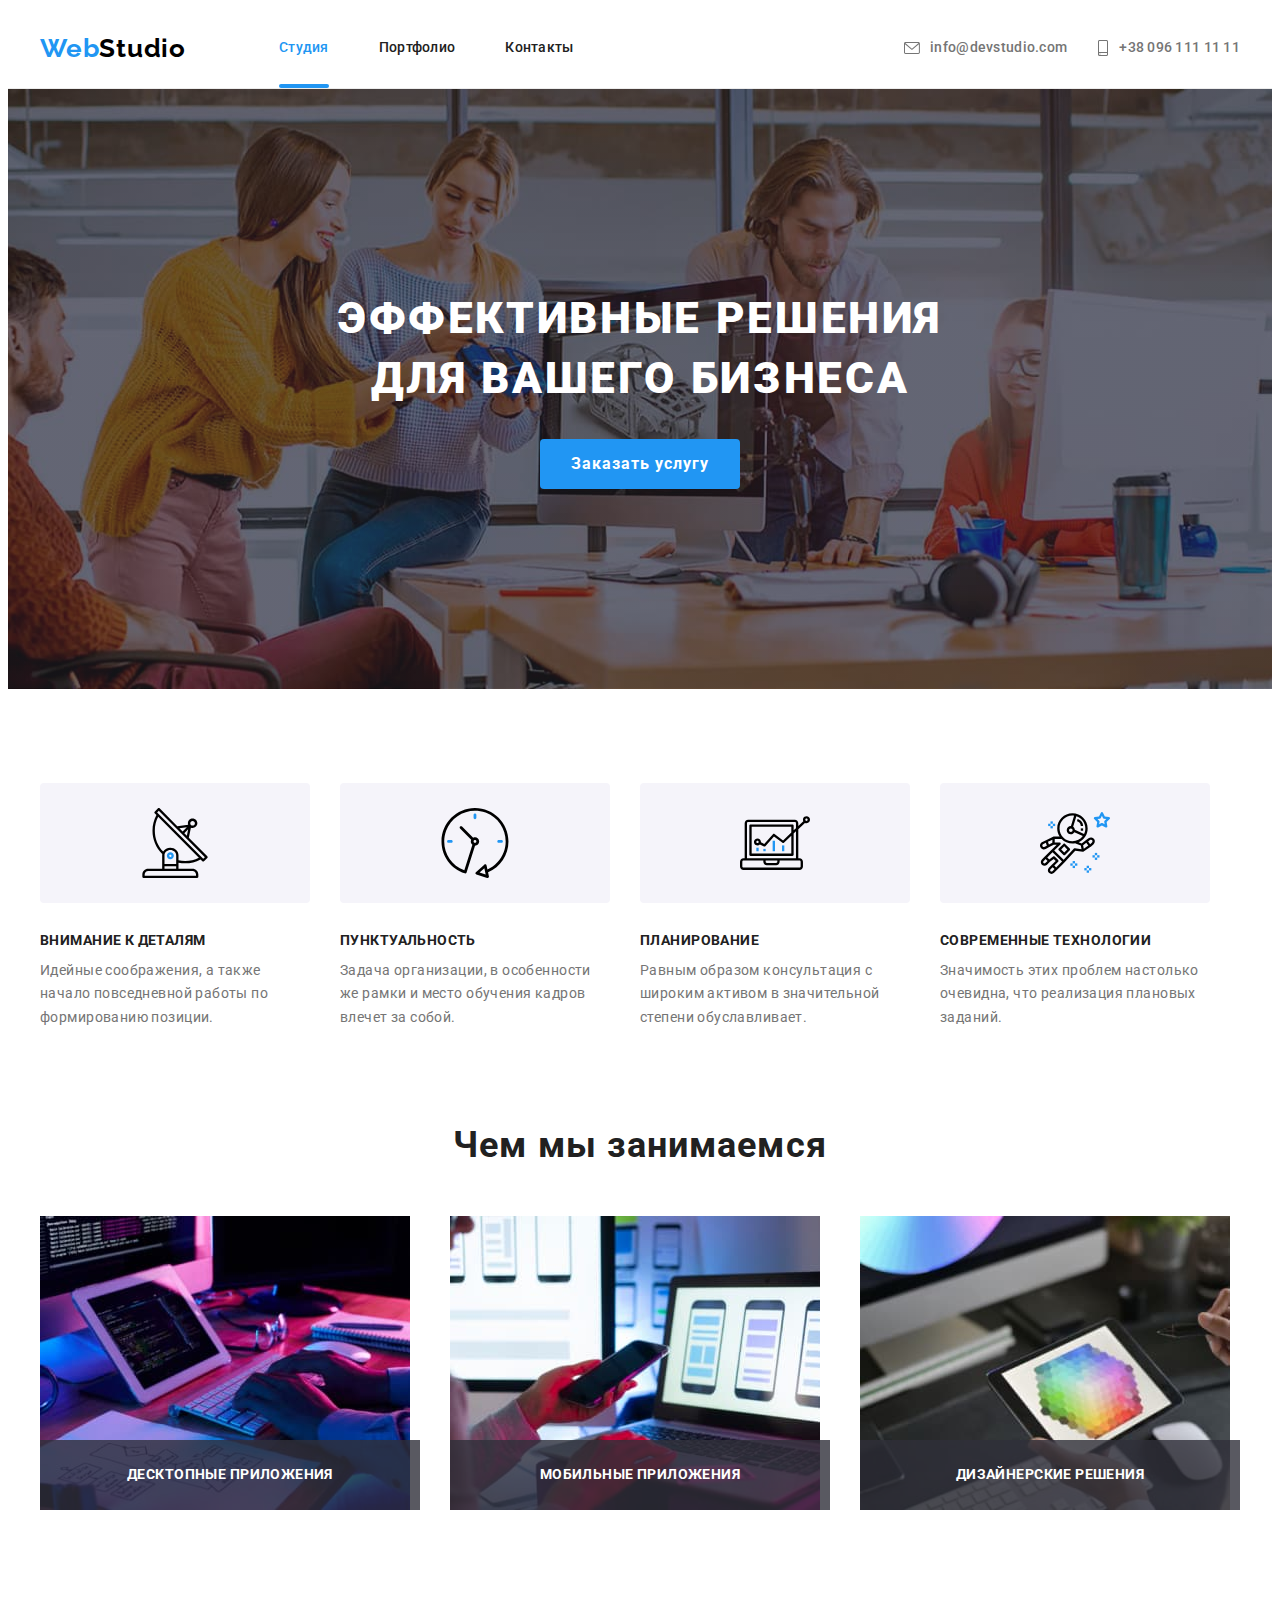
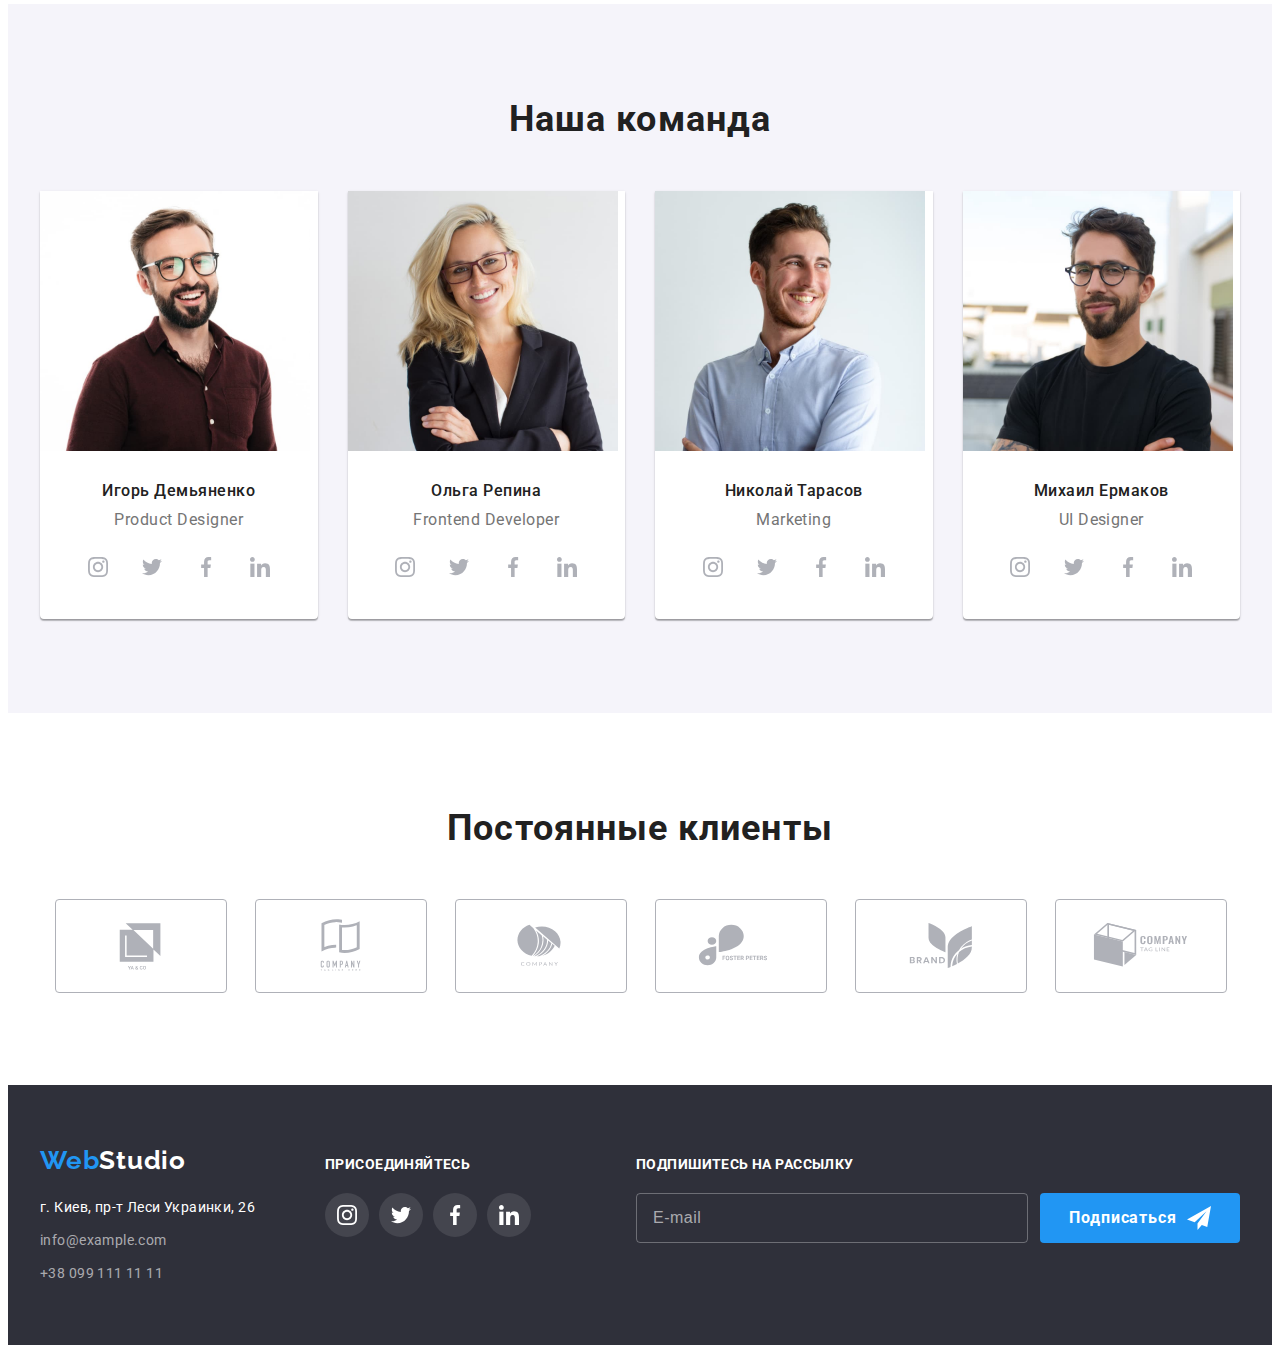
<file: index.html>
<!DOCTYPE html>
<html lang="ru">
  <head>
    <meta charset="UTF-8" />
    <meta http-equiv="X-UA-Compatible" content="IE=edge" />
    <meta name="viewport" content="width=device-width, initial-scale=1.0" />
    <title>WebStudio</title>
    <link rel="preconnect" href="https://fonts.googleapis.com" />
    <link rel="preconnect" href="https://fonts.gstatic.com" crossorigin />
    <link
      href="https://fonts.googleapis.com/css2?family=Raleway:wght@700&family=Roboto:wght@400;500;700;900&display=swap"
      rel="stylesheet"
    />
    <link
      rel="stylesheet"
      href="https://cdnjs.cloudflare.com/ajax/libs/modern-normalize/1.1.0/modern-normalize.min.css"
      integrity="sha512-wpPYUAdjBVSE4KJnH1VR1HeZfpl1ub8YT/NKx4PuQ5NmX2tKuGu6U/JRp5y+Y8XG2tV+wKQpNHVUX03MfMFn9Q=="
      crossorigin="anonymous"
      referrerpolicy="no-referrer"
    />
    <link rel="stylesheet" href="./css/main.min.css" />
  </head>

  <body>
    <header class="header">
      <div class="container container--header">
        <nav class="header-navigation">
          <a class="logo logo--header link" href="./index.html" lang="en">
            Web<span class="logo--dark">Studio</span></a
          >
          <ul class="site-nav">
            <li class="site-nav__item">
              <a href="./index.html" class="site-nav__link link current-page">Студия</a>
            </li>
            <li class="site-nav__item">
              <a href="./portfolio.html" class="site-nav__link link">Портфолио</a>
            </li>
            <li class="site-nav__item">
              <a href="" class="site-nav__link link">Контакты</a>
            </li>
          </ul>
        </nav>
        <ul class="header-contacts">
          <li class="header-contacts__item">
            <a class="header-contacts__link link" href="mailto:info@devstudio.com">
              <svg class="header-contacts__icon" width="16" height="12">
                <use href="./images/icons.svg#icon-envelope"></use>
              </svg>
              info@devstudio.com
            </a>
          </li>
          <li class="header-contacts__item">
            <a class="header-contacts__link link" href="tel:+380961111111">
              <svg class="header-contacts__icon" width="12" height="16">
                <use href="./images/icons.svg#icon-smartphone"></use>
              </svg>
              +38 096 111 11 11
            </a>
          </li>
        </ul>
      </div>
    </header>
    <main>
      <!-- HERO -->
      <section class="hero">
        <div class="container">
          <h1 class="title--hero">Эффективные решения для вашего бизнеса</h1>
          <button class="btn btn--hero" type="button" data-modal-open>Заказать услугу</button>
        </div>
      </section>
      <!-- BENEFITS -->
      <section class="benefits section">
        <div class="container">
          <h2 class="title visually-hidden">Наши преимущества</h2>
          <ul class="benefits__list">
            <li class="benefits__item">
              <div class="benefits__icon-box">
                <svg class="benefits__icon" width="70" height="70">
                  <use href="./images/icons.svg#icon-antenna"></use>
                </svg>
              </div>
              <h3 class="benefits__title">Внимание к деталям</h3>
              <p class="benefits__text">
                Идейные соображения, а также начало повседневной работы по формированию позиции.
              </p>
            </li>
            <li class="benefits__item">
              <div class="benefits__icon-box">
                <svg class="benefits__icon" width="70" height="70">
                  <use href="./images/icons.svg#icon-clock"></use>
                </svg>
              </div>
              <h3 class="benefits__title">Пунктуальность</h3>
              <p class="benefits__text">
                Задача организации, в особенности же рамки и место обучения кадров влечет за собой.
              </p>
            </li>
            <li class="benefits__item">
              <div class="benefits__icon-box">
                <svg class="benefits__icon" width="70" height="70">
                  <use href="./images/icons.svg#icon-diagram"></use>
                </svg>
              </div>
              <h3 class="benefits__title">Планирование</h3>
              <p class="benefits__text">
                Равным образом консультация с широким активом в значительной степени обуславливает.
              </p>
            </li>
            <li class="benefits__item">
              <div class="benefits__icon-box">
                <svg class="benefits__icon" width="70" height="70">
                  <use href="./images/icons.svg#icon-astronaut"></use>
                </svg>
              </div>
              <h3 class="benefits__title">Современные технологии</h3>
              <p class="benefits__text">
                Значимость этих проблем настолько очевидна, что реализация плановых заданий.
              </p>
            </li>
          </ul>
        </div>
      </section>
      <!-- ABOUT -->
      <section class="about section">
        <div class="container">
          <h2 class="title">Чем мы занимаемся</h2>
          <ul class="about__list">
            <li class="about__item">
              <img src="./images/box-1.jpg" alt="кодинг" width="370" height="294" />
              <p class="about__title">Десктопные приложения</p>
            </li>
            <li class="about__item">
              <img src="./images/box-2.jpg" alt="мобильные приложения" width="370" height="294" />
              <p class="about__title">Мобильные приложения</p>
            </li>
            <li class="about__item">
              <img src="./images/box-3.jpg" alt="дизайн" width="370" height="294" />
              <p class="about__title">Дизайнерские решения</p>
            </li>
          </ul>
        </div>
      </section>
      <!-- TEAM -->
      <section class="team section">
        <div class="container">
          <h2 class="title">Наша команда</h2>
          <ul class="team__list">
            <li class="team__item">
              <img src="./images/team-card-1.jpg" alt="Игорь Демьяненко" width="270" height="260" />
              <div class="team__about">
                <h3 class="team__title">Игорь Демьяненко</h3>
                <p class="team__text" lang="en">Product Designer</p>
                <ul class="team__social socials">
                  <li class="socials__item">
                    <a href="" class="socials__link socials__link--light">
                      <svg class="socials__icon" width="20" height="20">
                        <use href="./images/icons.svg#icon-instagram"></use>
                      </svg>
                    </a>
                  </li>
                  <li class="socials__item">
                    <a href="" class="socials__link socials__link--light">
                      <svg class="socials__icon" width="20" height="20">
                        <use href="./images/icons.svg#icon-twitter"></use>
                      </svg>
                    </a>
                  </li>
                  <li class="socials__item">
                    <a href="" class="socials__link socials__link--light">
                      <svg class="socials__icon" width="20" height="20">
                        <use href="./images/icons.svg#icon-facebook"></use>
                      </svg>
                    </a>
                  </li>
                  <li class="socials__item">
                    <a href="" class="socials__link socials__link--light">
                      <svg class="socials__icon" width="20" height="20">
                        <use href="./images/icons.svg#icon-linkedin"></use>
                      </svg>
                    </a>
                  </li>
                </ul>
              </div>
            </li>
            <li class="team__item">
              <img src="./images/team-card-2.jpg" alt="Ольга Репина" width="270" height="260" />
              <div class="team__about">
                <h3 class="team__title">Ольга Репина</h3>
                <p class="team__text" lang="en">Frontend Developer</p>
                <ul class="team__social socials">
                  <li class="socials__item">
                    <a href="" class="socials__link socials__link--light">
                      <svg class="socials__icon" width="20" height="20">
                        <use href="./images/icons.svg#icon-instagram"></use>
                      </svg>
                    </a>
                  </li>
                  <li class="socials__item">
                    <a href="" class="socials__link socials__link--light">
                      <svg class="socials__icon" width="20" height="20">
                        <use href="./images/icons.svg#icon-twitter"></use>
                      </svg>
                    </a>
                  </li>
                  <li class="socials__item">
                    <a href="" class="socials__link socials__link--light">
                      <svg class="socials__icon" width="20" height="20">
                        <use href="./images/icons.svg#icon-facebook"></use>
                      </svg>
                    </a>
                  </li>
                  <li class="socials__item">
                    <a href="" class="socials__link socials__link--light">
                      <svg class="socials__icon" width="20" height="20">
                        <use href="./images/icons.svg#icon-linkedin"></use>
                      </svg>
                    </a>
                  </li>
                </ul>
              </div>
            </li>
            <li class="team__item">
              <img src="./images/team-card-3.jpg" alt="Николай Тарасов" width="270" height="260" />
              <div class="team__about">
                <h3 class="team__title">Николай Тарасов</h3>
                <p class="team__text" lang="en">Marketing</p>
                <ul class="team__social socials">
                  <li class="socials__item">
                    <a href="" class="socials__link socials__link--light">
                      <svg class="socials__icon" width="20" height="20">
                        <use href="./images/icons.svg#icon-instagram"></use>
                      </svg>
                    </a>
                  </li>
                  <li class="socials__item">
                    <a href="" class="socials__link socials__link--light">
                      <svg class="socials__icon" width="20" height="20">
                        <use href="./images/icons.svg#icon-twitter"></use>
                      </svg>
                    </a>
                  </li>
                  <li class="socials__item">
                    <a href="" class="socials__link socials__link--light">
                      <svg class="socials__icon" width="20" height="20">
                        <use href="./images/icons.svg#icon-facebook"></use>
                      </svg>
                    </a>
                  </li>
                  <li class="socials__item">
                    <a href="" class="socials__link socials__link--light">
                      <svg class="socials__icon" width="20" height="20">
                        <use href="./images/icons.svg#icon-linkedin"></use>
                      </svg>
                    </a>
                  </li>
                </ul>
              </div>
            </li>
            <li class="team__item">
              <img src="./images/team-card-4.jpg" alt="Михаил Ермаков" width="270" height="260" />
              <div class="team__about">
                <h3 class="team__title">Михаил Ермаков</h3>
                <p class="team__text" lang="en">UI Designer</p>
                <ul class="team__social socials">
                  <li class="socials__item">
                    <a href="" class="socials__link socials__link--light">
                      <svg class="socials__icon" width="20" height="20">
                        <use href="./images/icons.svg#icon-instagram"></use>
                      </svg>
                    </a>
                  </li>
                  <li class="socials__item">
                    <a href="" class="socials__link socials__link--light">
                      <svg class="socials__icon" width="20" height="20">
                        <use href="./images/icons.svg#icon-twitter"></use>
                      </svg>
                    </a>
                  </li>
                  <li class="socials__item">
                    <a href="" class="socials__link socials__link--light">
                      <svg class="socials__icon" width="20" height="20">
                        <use href="./images/icons.svg#icon-facebook"></use>
                      </svg>
                    </a>
                  </li>
                  <li class="socials__item">
                    <a href="" class="socials__link socials__link--light">
                      <svg class="socials__icon" width="20" height="20">
                        <use href="./images/icons.svg#icon-linkedin"></use>
                      </svg>
                    </a>
                  </li>
                </ul>
              </div>
            </li>
          </ul>
        </div>
      </section>
      <!-- CLIENTS -->
      <section class="clients section">
        <div class="container">
          <h2 class="title">Постоянные клиенты</h2>
          <ul class="clients__list">
            <li class="clients__item">
              <a href="" class="clients__link">
                <svg class="clients__icon" width="106" height="60">
                  <use href="./images/icons.svg#icon-client-1"></use>
                </svg>
              </a>
            </li>
            <li class="clients__item">
              <a href="" class="clients__link">
                <svg class="clients__icon" width="106" height="60">
                  <use href="./images/icons.svg#icon-client-2"></use>
                </svg>
              </a>
            </li>
            <li class="clients__item">
              <a href="" class="clients__link">
                <svg class="clients__icon" width="106" height="60">
                  <use href="./images/icons.svg#icon-client-3"></use>
                </svg>
              </a>
            </li>
            <li class="clients__item">
              <a href="" class="clients__link">
                <svg class="clients__icon" width="106" height="60">
                  <use href="./images/icons.svg#icon-client-4"></use>
                </svg>
              </a>
            </li>
            <li class="clients__item">
              <a href="" class="clients__link">
                <svg class="clients__icon" width="106" height="60">
                  <use href="./images/icons.svg#icon-client-5"></use>
                </svg>
              </a>
            </li>
            <li class="clients__item">
              <a href="" class="clients__link">
                <svg class="clients__icon" width="106" height="60">
                  <use href="./images/icons.svg#icon-client-6"></use>
                </svg>
              </a>
            </li>
          </ul>
        </div>
      </section>
    </main>
    <footer class="footer">
      <div class="container container--footer">
        <div class="footer-left">
          <a class="logo logo--footer link" href="./index.html" lang="en">
            Web<span class="logo--light">Studio</span></a
          >
          <address class="contacts">
            <ul class="contacts-list">
              <li class="contacts-list__item">
                <a
                  class="contacts-list__link contacts-list__address link"
                  href="https://goo.gl/maps/UUVyCfxWeA6QMMEp7"
                  target="_blank"
                  rel="noopener noreferrer"
                >
                  г. Киев, пр-т Леси Украинки, 26
                </a>
              </li>
              <li class="contacts-list__item">
                <a class="contacts-list__link link" href="mailto:info@example.com"
                  >info@example.com</a
                >
              </li>
              <li class="contacts-list__item">
                <a class="contacts-list__link link" href="tel:+380991111111">+38 099 111 11 11</a>
              </li>
            </ul>
          </address>
        </div>
        <div class="footer-center">
          <p class="footer-title">присоединяйтесь</p>
          <ul class="footer-social socials">
            <li class="socials__item">
              <a href="" class="socials__link socials__link--dark">
                <svg class="socials__icon" width="20" height="20">
                  <use href="./images/icons.svg#icon-instagram"></use>
                </svg>
              </a>
            </li>
            <li class="socials__item">
              <a href="" class="socials__link socials__link--dark">
                <svg class="socials__icon" width="20" height="20">
                  <use href="./images/icons.svg#icon-twitter"></use>
                </svg>
              </a>
            </li>
            <li class="socials__item">
              <a href="" class="socials__link socials__link--dark">
                <svg class="socials__icon" width="20" height="20">
                  <use href="./images/icons.svg#icon-facebook"></use>
                </svg>
              </a>
            </li>
            <li class="socials__item">
              <a href="" class="socials__link socials__link--dark">
                <svg class="socials__icon" width="20" height="20">
                  <use href="./images/icons.svg#icon-linkedin"></use>
                </svg>
              </a>
            </li>
          </ul>
        </div>
        <div class="footer-right">
          <p class="footer-title">Подпишитесь на рассылку</p>
          <form action="#" class="footer-form">
            <input type="email" name="user-email" placeholder="E-mail" class="footer-form__input" />
            <button type="submit" class="btn btn--footer">
              Подписаться<svg class="btn--footer__icon" width="24" height="24">
                <use href="./images/icons.svg#icon-send"></use>
              </svg>
            </button>
          </form>
        </div>
      </div>
    </footer>
    <div class="backdrop is-hidden" data-modal>
      <div class="modal">
        <button type="button" class="close-btn" data-modal-close>
          <svg class="close-btn__icon" width="18" height="18">
            <use href="./images/icons.svg#icon-close"></use>
          </svg>
        </button>
        <p class="modal__title">Оставьте свои данные, мы вам перезвоним</p>
        <form action="#" class="modal-form">
          <div class="form">
            <label for="name" class="form__label">Имя</label>
            <div class="form__wrap">
              <input type="text" name="user-name" id="name" class="form__input" />
              <svg class="form__icon" width="18" height="18">
                <use href="./images/icons.svg#icon-person"></use>
              </svg>
            </div>
          </div>
          <div class="form">
            <label for="tel" class="form__label">Телефон</label>
            <div class="form__wrap">
              <input type="tel" name="user-tel" id="tel" class="form__input" />
              <svg class="form__icon" width="18" height="18">
                <use href="./images/icons.svg#icon-phone"></use>
              </svg>
            </div>
          </div>
          <div class="form">
            <label for="mail" class="form__label">Почта</label>
            <div class="form__wrap">
              <input type="email" name="user-email" id="mail" class="form__input" />
              <svg class="form__icon" width="18" height="18">
                <use href="./images/icons.svg#icon-email-black"></use>
              </svg>
            </div>
          </div>
          <div class="form form-comment">
            <label for="comment" class="form__label">Комментарий</label>
            <textarea
              name="comment"
              id="comment"
              class="form__text"
              placeholder="Введите текст"
            ></textarea>
          </div>
          <div class="checkbox">
            <input
              type="checkbox"
              name="terms"
              id="modal-check"
              class="checkbox__check visually-hidden"
            />
            <label for="modal-check" class="checkbox__text">
              <span>
                <svg class="checkbox__icon" width="16" height="15">
                  <use href="./images/icons.svg#icon-check"></use>
                </svg>
              </span>
              Соглашаюсь с рассылкой и принимаю&nbsp;
              <a href="" class="checkbox__terms-link">Условия договора</a>
            </label>
          </div>
          <button type="submit" class="btn btn--modal">Отправить</button>
        </form>
      </div>
    </div>
    <script src="./js/modal.js"></script>
  </body>
</html>
</file>
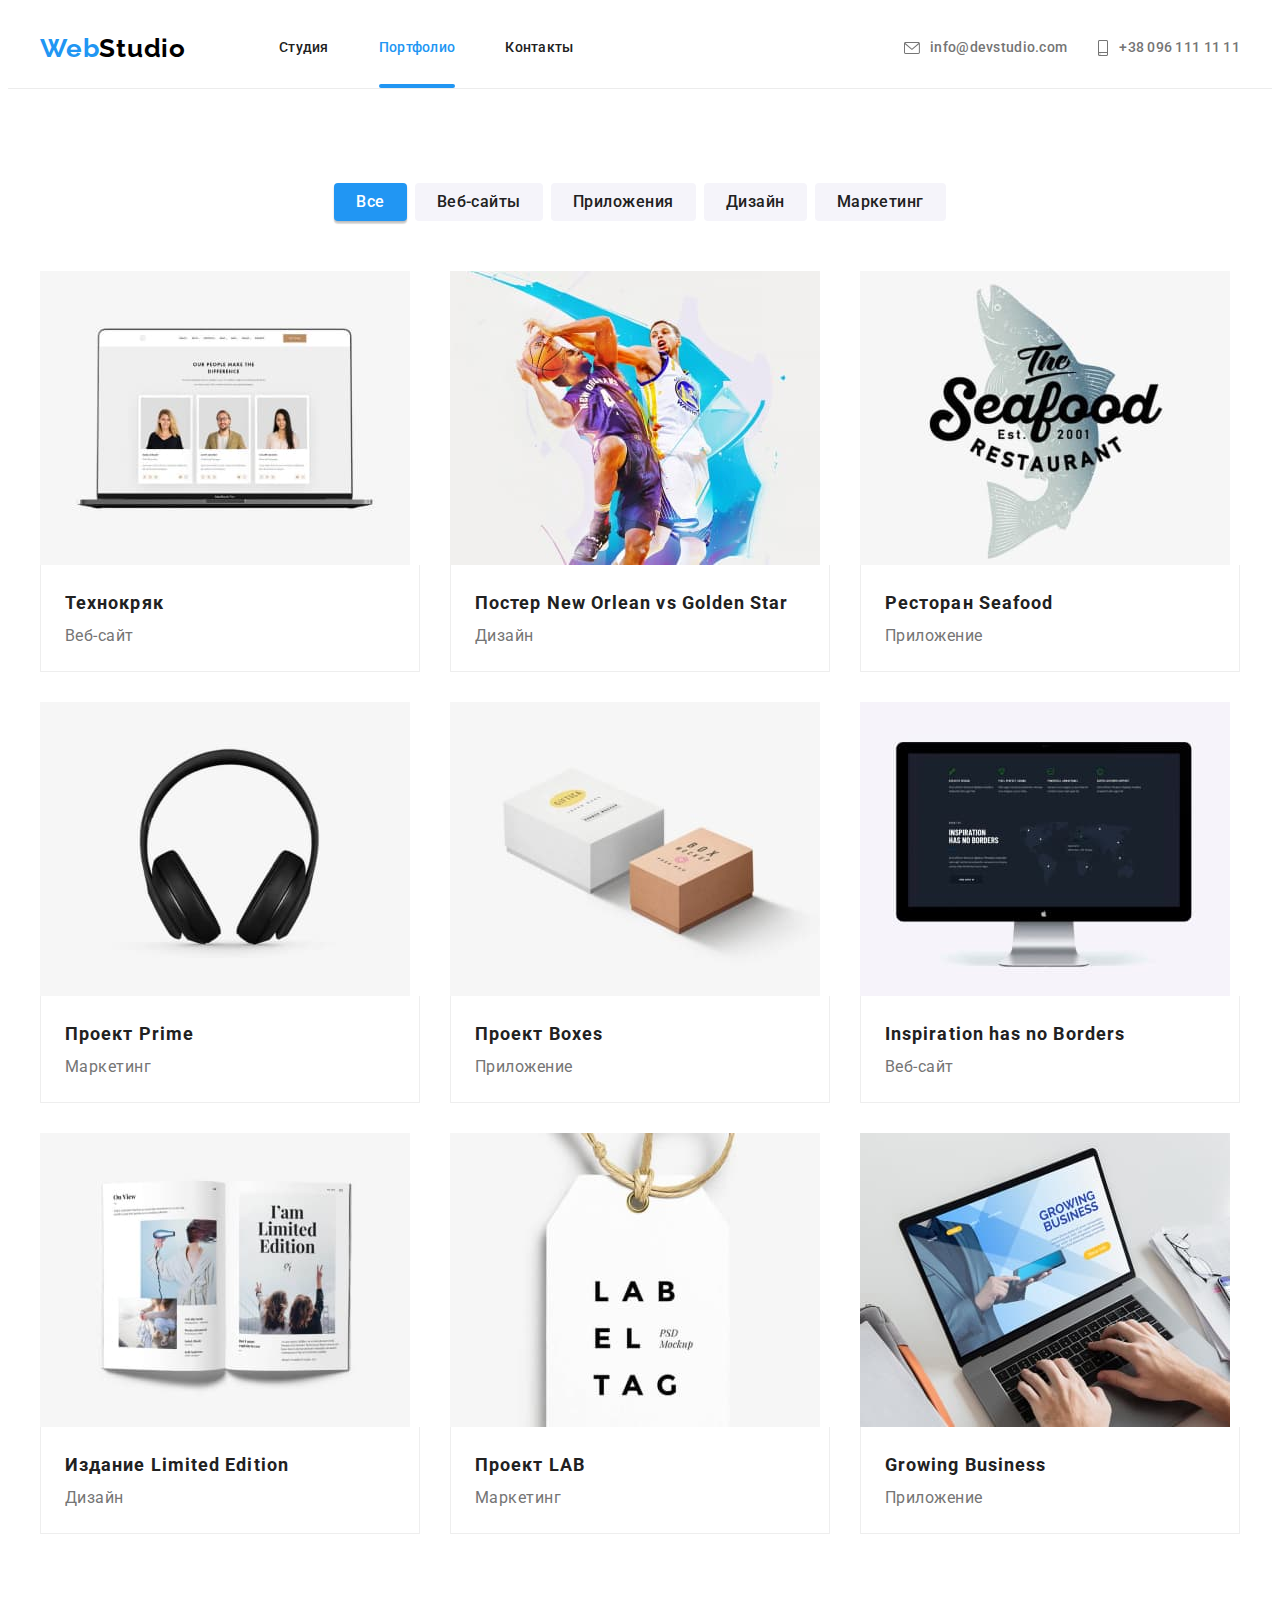
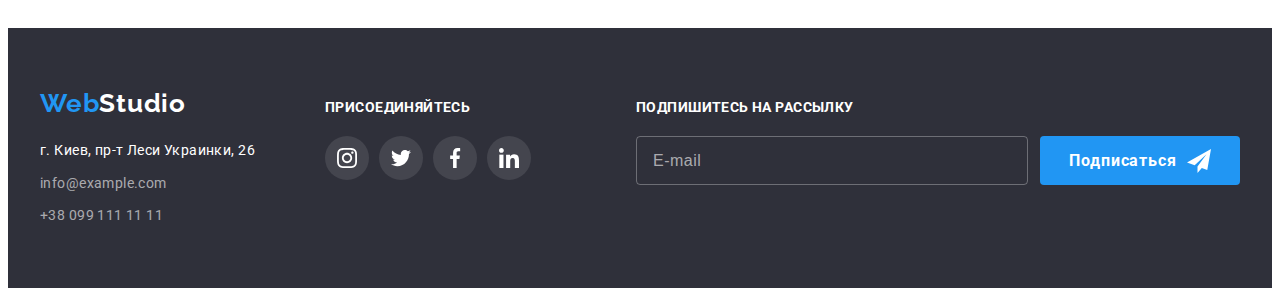
<file: portfolio.html>
<!DOCTYPE html>
<html lang="ru">
  <head>
    <meta charset="UTF-8" />
    <meta http-equiv="X-UA-Compatible" content="IE=edge" />
    <meta name="viewport" content="width=device-width, initial-scale=1.0" />
    <title>WebStudio</title>
    <link rel="preconnect" href="https://fonts.googleapis.com" />
    <link rel="preconnect" href="https://fonts.gstatic.com" crossorigin />
    <link
      href="https://fonts.googleapis.com/css2?family=Raleway:wght@700&family=Roboto:wght@400;500;700;900&display=swap"
      rel="stylesheet"
    />
    <link
      rel="stylesheet"
      href="https://cdnjs.cloudflare.com/ajax/libs/modern-normalize/1.1.0/modern-normalize.min.css"
      integrity="sha512-wpPYUAdjBVSE4KJnH1VR1HeZfpl1ub8YT/NKx4PuQ5NmX2tKuGu6U/JRp5y+Y8XG2tV+wKQpNHVUX03MfMFn9Q=="
      crossorigin="anonymous"
      referrerpolicy="no-referrer"
    />
    <link rel="stylesheet" href="./css/main.min.css" />
  </head>

  <body>
    <header class="header">
      <div class="container container--header">
        <nav class="header-navigation">
          <a class="logo logo--header link" href="./index.html" lang="en">
            Web<span class="logo--dark">Studio</span></a
          >
          <ul class="site-nav">
            <li class="site-nav__item">
              <a href="./index.html" class="site-nav__link link">Студия</a>
            </li>
            <li class="site-nav__item">
              <a href="./portfolio.html" class="site-nav__link link current-page">Портфолио</a>
            </li>
            <li class="site-nav__item">
              <a href="" class="site-nav__link link">Контакты</a>
            </li>
          </ul>
        </nav>
        <ul class="header-contacts">
          <li class="header-contacts__item">
            <a class="header-contacts__link link" href="mailto:info@devstudio.com">
              <svg class="header-contacts__icon" width="16" height="12">
                <use href="./images/icons.svg#icon-envelope"></use>
              </svg>
              info@devstudio.com
            </a>
          </li>
          <li class="header-contacts__item">
            <a class="header-contacts__link link" href="tel:+380961111111">
              <svg class="header-contacts__icon" width="12" height="16">
                <use href="./images/icons.svg#icon-smartphone"></use>
              </svg>
              +38 096 111 11 11
            </a>
          </li>
        </ul>
      </div>
    </header>
    <main>
      <section class="portfolio section">
        <div class="container">
          <h1 class="visually-hidden">Портфолио</h1>
          <!-- BUTTONS -->
          <ul class="filter">
            <li class="filter__item">
              <button class="btn btn--filter current-btn" type="button">Все</button>
            </li>
            <li class="filter__item">
              <button class="btn btn--filter" type="button">Веб-сайты</button>
            </li>
            <li class="filter__item">
              <button class="btn btn--filter" type="button">Приложения</button>
            </li>
            <li class="filter__item">
              <button class="btn btn--filter" type="button">Дизайн</button>
            </li>
            <li class="filter__item">
              <button class="btn btn--filter" type="button">Маркетинг</button>
            </li>
          </ul>
          <!-- PORTFOLIO LIST -->
          <ul class="portfolio__list">
            <li class="portfolio__item">
              <a href="" class="work-sample link">
                <div class="work-sample__wrap">
                  <img src="./images/technokryak.jpg" alt="Технокряк" width="370" height="294" />
                  <p class="work-sample__about">
                    Технокряк это современная площадка распространения коронавируса. Компании
                    используют эту платформу для цифрового шпионажа и атак на защищённые сервера
                    конкурентов.
                  </p>
                </div>
                <div class="work-sample__meta">
                  <h2 class="work-sample__name">Технокряк</h2>
                  <p class="work-sample__text">Веб-сайт</p>
                </div>
              </a>
            </li>
            <li class="portfolio__item">
              <a href="" class="work-sample link">
                <div class="work-sample__wrap">
                  <img
                    src="./images/poster-no-gs.jpg"
                    alt="Постер New Orlean vs Golden Star"
                    width="370"
                    height="294"
                  />
                  <p class="work-sample__about">
                    Lorem ipsum dolor sit amet consectetur, adipisicing elit. Iusto eum accusamus
                    tempore doloribus repellendus corrupti voluptates, aut impedit corporis atque
                    cum molestias aliquam, dolor ab deleniti rerum animi laboriosam nihil!
                  </p>
                </div>
                <div class="work-sample__meta">
                  <h2 class="work-sample__name">
                    Постер <span lang="en">New Orlean vs Golden Star</span>
                  </h2>
                  <p class="work-sample__text">Дизайн</p>
                </div>
              </a>
            </li>
            <li class="portfolio__item">
              <a href="" class="work-sample link">
                <div class="work-sample__wrap">
                  <img src="./images/seafood.jpg" alt="Ресторан Seafood" width="370" height="294" />
                  <p class="work-sample__about">
                    Lorem, ipsum dolor sit amet consectetur adipisicing elit. Ratione sit ad nam
                    earum, non quam maxime dignissimos totam tempore neque, perferendis inventore
                    quibusdam nostrum officiis nisi laudantium, quae explicabo dolores architecto
                    eveniet cumque?
                  </p>
                </div>
                <div class="work-sample__meta">
                  <h2 class="work-sample__name">Ресторан <span lang="en">Seafood</span></h2>
                  <p class="work-sample__text">Приложение</p>
                </div>
              </a>
            </li>
            <li class="portfolio__item">
              <a href="" class="work-sample link">
                <div class="work-sample__wrap">
                  <img
                    src="./images/project-prime.jpg"
                    alt="Проект Prime"
                    width="370"
                    height="294"
                  />
                  <p class="work-sample__about">
                    Lorem ipsum dolor sit amet consectetur, adipisicing elit. Debitis, possimus
                    doloribus porro magnam voluptate nemo minus in quasi voluptates cumque
                    perspiciatis eos quaerat aut nobis similique.
                  </p>
                </div>
                <div class="work-sample__meta">
                  <h2 class="work-sample__name">Проект <span lang="en">Prime</span></h2>
                  <p class="work-sample__text">Маркетинг</p>
                </div>
              </a>
            </li>
            <li class="portfolio__item">
              <a href="" class="work-sample link">
                <div class="work-sample__wrap">
                  <img
                    src="./images/project-boxes.jpg"
                    alt="Проект Boxes"
                    width="370"
                    height="294"
                  />
                  <p class="work-sample__about">
                    Lorem ipsum dolor sit, amet consectetur adipisicing elit. Beatae, quo?
                  </p>
                </div>
                <div class="work-sample__meta">
                  <h2 class="work-sample__name">Проект <span lang="en">Boxes</span></h2>
                  <p class="work-sample__text">Приложение</p>
                </div>
              </a>
            </li>
            <li class="portfolio__item">
              <a href="" class="work-sample link">
                <div class="work-sample__wrap">
                  <img
                    src="./images/insp-has-no-borders.jpg"
                    alt="Inspiration has no Borders"
                    width="370"
                    height="294"
                  />
                  <p class="work-sample__about">
                    Lorem ipsum dolor, sit amet consectetur adipisicing elit. Rerum, adipisci
                    numquam! Repellat qui voluptatum nobis.
                  </p>
                </div>
                <div class="work-sample__meta">
                  <h2 class="work-sample__name" lang="en">Inspiration has no Borders</h2>
                  <p class="work-sample__text">Веб-сайт</p>
                </div>
              </a>
            </li>
            <li class="portfolio__item">
              <a href="" class="work-sample link">
                <div class="work-sample__wrap">
                  <img
                    src="./images/izd-limited-edition.jpg"
                    alt="Издание Limited Edition"
                    width="370"
                    height="294"
                  />
                  <p class="work-sample__about">
                    Lorem ipsum dolor sit amet consectetur adipisicing elit. Molestias animi nisi
                    vero corrupti asperiores quas totam enim quaerat ad incidunt.
                  </p>
                </div>
                <div class="work-sample__meta">
                  <h2 class="work-sample__name">Издание <span lang="en">Limited Edition</span></h2>
                  <p class="work-sample__text">Дизайн</p>
                </div>
              </a>
            </li>
            <li class="portfolio__item">
              <a href="" class="work-sample link">
                <div class="work-sample__wrap">
                  <img src="./images/project-lab.jpg" alt="Проект LAB" width="370" height="294" />
                  <p class="work-sample__about">
                    Lorem ipsum dolor sit amet consectetur adipisicing elit. Culpa reprehenderit
                    incidunt ex ab voluptas dolorem ad similique, ipsam obcaecati reiciendis facere
                    maiores, repudiandae non? Saepe!
                  </p>
                </div>
                <div class="work-sample__meta">
                  <h2 class="work-sample__name">Проект <span lang="en">LAB</span></h2>
                  <p class="work-sample__text">Маркетинг</p>
                </div>
              </a>
            </li>
            <li class="portfolio__item">
              <a href="" class="work-sample link">
                <div class="work-sample__wrap">
                  <img
                    src="./images/growing-business.jpg"
                    alt="Growing Business"
                    width="370"
                    height="294"
                  />
                  <p class="work-sample__about">
                    Lorem ipsum dolor sit amet consectetur, adipisicing elit. Et velit, animi
                    doloribus quo nihil error illo, impedit voluptates voluptas blanditiis ea sint a
                    cupiditate unde nisi corporis praesentium, distinctio magnam?
                  </p>
                </div>
                <div class="work-sample__meta">
                  <h2 class="work-sample__name" lang="en">Growing Business</h2>
                  <p class="work-sample__text">Приложение</p>
                </div>
              </a>
            </li>
          </ul>
        </div>
      </section>
    </main>
    <footer class="footer">
      <div class="container container--footer">
        <div class="footer-left">
          <a class="logo logo--footer link" href="./index.html" lang="en">
            Web<span class="logo--light">Studio</span></a
          >
          <address class="contacts">
            <ul class="contacts-list">
              <li class="contacts-list__item">
                <a
                  class="contacts-list__link contacts-list__address link"
                  href="https://goo.gl/maps/UUVyCfxWeA6QMMEp7"
                  target="_blank"
                  rel="noopener noreferrer"
                >
                  г. Киев, пр-т Леси Украинки, 26
                </a>
              </li>
              <li class="contacts-list__item">
                <a class="contacts-list__link link" href="mailto:info@example.com"
                  >info@example.com</a
                >
              </li>
              <li class="contacts-list__item">
                <a class="contacts-list__link link" href="tel:+380991111111">+38 099 111 11 11</a>
              </li>
            </ul>
          </address>
        </div>
        <div class="footer-center">
          <p class="footer-title">присоединяйтесь</p>
          <ul class="footer-social socials">
            <li class="socials__item">
              <a href="" class="socials__link socials__link--dark">
                <svg class="socials__icon" width="20" height="20">
                  <use href="./images/icons.svg#icon-instagram"></use>
                </svg>
              </a>
            </li>
            <li class="socials__item">
              <a href="" class="socials__link socials__link--dark">
                <svg class="socials__icon" width="20" height="20">
                  <use href="./images/icons.svg#icon-twitter"></use>
                </svg>
              </a>
            </li>
            <li class="socials__item">
              <a href="" class="socials__link socials__link--dark">
                <svg class="socials__icon" width="20" height="20">
                  <use href="./images/icons.svg#icon-facebook"></use>
                </svg>
              </a>
            </li>
            <li class="socials__item">
              <a href="" class="socials__link socials__link--dark">
                <svg class="socials__icon" width="20" height="20">
                  <use href="./images/icons.svg#icon-linkedin"></use>
                </svg>
              </a>
            </li>
          </ul>
        </div>
        <div class="footer-right">
          <p class="footer-title">Подпишитесь на рассылку</p>
          <form action="#" class="footer-form">
            <input type="email" name="user-email" placeholder="E-mail" class="footer-form__input" />
            <button type="submit" class="btn btn--footer">
              Подписаться<svg class="btn--footer__icon" width="24" height="24">
                <use href="./images/icons.svg#icon-send"></use>
              </svg>
            </button>
          </form>
        </div>
      </div>
    </footer>
  </body>
</html>
</file>
<file: css/main.min.css>
:root{--first-text-color: #212121;--second-text-color: #757575;--third-text-color: #ffffff;--fourth-text-color: rgba(255, 255, 255, 0.6);--accent-color: #2196f3;--main-background-color: #ffffff;--first-background-color: #f5f4fa;--second-background-color: #2f303a}p,h1,h2,h3,h4,h5,h6{margin:0}ul{margin:0;padding:0;list-style:none}body{font-family:'Roboto', sans-serif;background-color:var(--main-background-color);color:var(--first-text-color)}button{cursor:pointer}img{display:block;max-width:100%;height:auto}.link{text-decoration:none}.visually-hidden{position:absolute;white-space:nowrap;width:1px;height:1px;overflow:hidden;border:0;padding:0;clip:rect(0 0 0 0);-webkit-clip-path:inset(50%);clip-path:inset(50%);margin:-1px}.container{width:1200px;padding-left:15px;padding-right:15px;margin:0 auto}.container--header{display:-webkit-box;display:-ms-flexbox;display:flex;-webkit-box-align:center;-ms-flex-align:center;align-items:center;-webkit-box-pack:justify;-ms-flex-pack:justify;justify-content:space-between}.container--footer{display:-webkit-box;display:-ms-flexbox;display:flex;-webkit-box-align:baseline;-ms-flex-align:baseline;align-items:baseline}.section{padding-top:94px;padding-bottom:94px}.title{font-weight:700;font-size:36px;line-height:1.17;text-align:center;letter-spacing:0.03em;color:var(--first-text-color);margin-bottom:50px}.title--hero{font-weight:900;font-size:44px;line-height:1.36;letter-spacing:0.06em;text-transform:uppercase;color:var(--third-text-color);max-width:696px;margin:0 auto;margin-bottom:30px}.site-nav{display:-webkit-box;display:-ms-flexbox;display:flex}.site-nav__item{margin-right:50px}.site-nav__item:last-child{margin-right:0}.site-nav__item .current-page{color:var(--accent-color)}.current-page::after{position:absolute;bottom:0;left:0;content:'';width:100%;height:4px;border-radius:2px;background-color:var(--accent-color)}.site-nav__link{display:block;position:relative;font-weight:500;font-size:14px;line-height:1.14;letter-spacing:0.02em;color:var(--first-text-color);padding-top:32px;padding-bottom:32px;-webkit-transition:color 250ms cubic-bezier(0.4, 0, 0.2, 1);transition:color 250ms cubic-bezier(0.4, 0, 0.2, 1)}.site-nav__link:focus,.site-nav__link:hover,.site-nav__link:active{color:var(--accent-color)}.logo{font-family:Raleway;font-weight:700;font-size:26px;line-height:1.19;letter-spacing:0.03em;color:#2196f3}.logo--dark{color:#000000}.logo--light{color:#ffffff}.logo--header{display:block;margin-right:93px;padding-top:24px;padding-bottom:24px}.logo--footer{margin-bottom:20px}.btn{font-family:inherit;font-weight:700;font-size:16px;line-height:1.87;letter-spacing:0.06em;color:var(--third-text-color);background-color:#2196f3;border-radius:4px;border:none;display:block;margin:0 auto;-webkit-transition:background 250ms cubic-bezier(0.4, 0, 0.2, 1);transition:background 250ms cubic-bezier(0.4, 0, 0.2, 1)}.btn:hover{background:#188ce8}.btn--hero{width:200px;padding:10px}.btn--footer{width:200px;padding:10px;display:-webkit-box;display:-ms-flexbox;display:flex;-webkit-box-align:center;-ms-flex-align:center;align-items:center;-webkit-box-pack:center;-ms-flex-pack:center;justify-content:center}.btn--footer__icon{margin-left:10px;fill:var(--third-text-color)}.btn--modal{width:200px;padding:10px;-webkit-box-shadow:0px 4px 4px rgba(0,0,0,0.15);box-shadow:0px 4px 4px rgba(0,0,0,0.15)}.btn--filter{font-weight:500;line-height:1.62;letter-spacing:0.03em;padding:6px 22px;color:var(--first-text-color);background-color:var(--first-background-color);-webkit-transition:color 250ms cubic-bezier(0.4, 0, 0.2, 1),background-color 250ms cubic-bezier(0.4, 0, 0.2, 1),-webkit-box-shadow 250ms cubic-bezier(0.4, 0, 0.2, 1);transition:color 250ms cubic-bezier(0.4, 0, 0.2, 1),background-color 250ms cubic-bezier(0.4, 0, 0.2, 1),-webkit-box-shadow 250ms cubic-bezier(0.4, 0, 0.2, 1);transition:color 250ms cubic-bezier(0.4, 0, 0.2, 1),background-color 250ms cubic-bezier(0.4, 0, 0.2, 1),box-shadow 250ms cubic-bezier(0.4, 0, 0.2, 1);transition:color 250ms cubic-bezier(0.4, 0, 0.2, 1),background-color 250ms cubic-bezier(0.4, 0, 0.2, 1),box-shadow 250ms cubic-bezier(0.4, 0, 0.2, 1),-webkit-box-shadow 250ms cubic-bezier(0.4, 0, 0.2, 1)}.btn--filter.current-btn,.btn--filter:hover,.btn--filter:focus{color:var(--third-text-color);background-color:var(--accent-color);-webkit-box-shadow:0px 3px 1px rgba(0,0,0,0.1),0px 1px 2px rgba(0,0,0,0.08),0px 2px 2px rgba(0,0,0,0.12);box-shadow:0px 3px 1px rgba(0,0,0,0.1),0px 1px 2px rgba(0,0,0,0.08),0px 2px 2px rgba(0,0,0,0.12)}.close-btn{position:absolute;top:8px;right:8px;width:30px;height:30px;background-color:transparent;border:1px solid rgba(0,0,0,0.1);border-radius:50%;display:-webkit-box;display:-ms-flexbox;display:flex;-webkit-box-align:center;-ms-flex-align:center;align-items:center;-webkit-box-pack:center;-ms-flex-pack:center;justify-content:center;-webkit-transition:border-color 250ms cubic-bezier(0.4, 0, 0.2, 1);transition:border-color 250ms cubic-bezier(0.4, 0, 0.2, 1)}.close-btn:focus,.close-btn:hover{border-color:var(--accent-color)}.close-btn__icon{-webkit-transition:fill 250ms cubic-bezier(0.4, 0, 0.2, 1);transition:fill 250ms cubic-bezier(0.4, 0, 0.2, 1)}.close-btn:focus .close-btn__icon,.close-btn:hover .close-btn__icon{fill:var(--accent-color)}.socials{display:-webkit-box;display:-ms-flexbox;display:flex;-webkit-box-pack:center;-ms-flex-pack:center;justify-content:center}.socials__item{width:44px;height:44px}.socials__item+.socials__item{margin-left:10px}.socials__link{width:100%;height:100%;border-radius:50%;display:-webkit-box;display:-ms-flexbox;display:flex;-webkit-box-align:center;-ms-flex-align:center;align-items:center;-webkit-box-pack:center;-ms-flex-pack:center;justify-content:center;-webkit-transition:color 250ms cubic-bezier(0.4, 0, 0.2, 1),background-color 250ms cubic-bezier(0.4, 0, 0.2, 1);transition:color 250ms cubic-bezier(0.4, 0, 0.2, 1),background-color 250ms cubic-bezier(0.4, 0, 0.2, 1)}.socials__link--light{background-color:var(--main-background-color);color:#afb1b8}.socials__link--dark{background-color:rgba(255,255,255,0.1);color:var(--third-text-color)}.socials__link:hover,.socials__link:focus{background-color:var(--accent-color);color:var(--main-background-color)}.socials__icon{fill:currentColor}.footer-form{display:-webkit-box;display:-ms-flexbox;display:flex}.footer-form__input{width:358px;margin-right:12px;border:1px solid rgba(255,255,255,0.3);border-radius:4px;background-color:transparent;font-size:16px;line-height:1.25;letter-spacing:0.03em;color:var(--fourth-text-color);outline:none;padding-left:16px;padding-right:16px}.footer-form__input:focus{border-color:var(--accent-color)}.footer-form__input::-webkit-input-placeholder{font-size:16px;line-height:1.25;letter-spacing:0.03em;color:var(--fourth-text-color)}.footer-form__input:-ms-input-placeholder{font-size:16px;line-height:1.25;letter-spacing:0.03em;color:var(--fourth-text-color)}.footer-form__input::-ms-input-placeholder{font-size:16px;line-height:1.25;letter-spacing:0.03em;color:var(--fourth-text-color)}.footer-form__input::placeholder{font-size:16px;line-height:1.25;letter-spacing:0.03em;color:var(--fourth-text-color)}.form{margin-bottom:10px}.form__label{display:block;font-size:12px;line-height:1.17;letter-spacing:0.01em;color:var(--second-text-color);margin-bottom:4px}.form__wrap{position:relative}.form__input{width:100%;height:40px;background-color:transparent;border:1px solid rgba(33,33,33,0.2);border-radius:4px;outline:none;padding-left:42px;padding-right:12px;-webkit-transition:border-color 250ms cubic-bezier(0.4, 0, 0.2, 1);transition:border-color 250ms cubic-bezier(0.4, 0, 0.2, 1)}.form__input:focus+.form__icon{fill:var(--accent-color)}.form__input:focus{border-color:var(--accent-color)}.form__icon{position:absolute;top:50%;-webkit-transform:translateY(-50%);transform:translateY(-50%);left:12px;-webkit-transition:fill 250ms cubic-bezier(0.4, 0, 0.2, 1);transition:fill 250ms cubic-bezier(0.4, 0, 0.2, 1)}.form__text{display:block;width:100%;height:120px;background-color:transparent;border:1px solid rgba(33,33,33,0.2);border-radius:4px;outline:none;padding:12px;resize:none;-webkit-transition:border-color 250ms cubic-bezier(0.4, 0, 0.2, 1);transition:border-color 250ms cubic-bezier(0.4, 0, 0.2, 1)}.form__text:focus{border-color:var(--accent-color)}.form__text::-webkit-input-placeholder{font-size:14px;line-height:1.14;letter-spacing:0.01em;color:rgba(117,117,117,0.5)}.form__text:-ms-input-placeholder{font-size:14px;line-height:1.14;letter-spacing:0.01em;color:rgba(117,117,117,0.5)}.form__text::-ms-input-placeholder{font-size:14px;line-height:1.14;letter-spacing:0.01em;color:rgba(117,117,117,0.5)}.form__text::placeholder{font-size:14px;line-height:1.14;letter-spacing:0.01em;color:rgba(117,117,117,0.5)}.form-comment{margin-bottom:20px}.checkbox{margin-bottom:30px}.checkbox__text{font-size:14px;line-height:1.71;letter-spacing:0.03em;color:var(--second-text-color);display:-webkit-box;display:-ms-flexbox;display:flex;-webkit-box-align:center;-ms-flex-align:center;align-items:center;-webkit-box-pack:center;-ms-flex-pack:center;justify-content:center}.checkbox__text span{width:16px;height:15px;border:2px solid var(--first-text-color);border-radius:2px;margin-right:8px;display:-webkit-inline-box;display:-ms-inline-flexbox;display:inline-flex;-webkit-box-align:center;-ms-flex-align:center;align-items:center;-webkit-box-pack:center;-ms-flex-pack:center;justify-content:center;-webkit-transition:background-color 250ms cubic-bezier(0.4, 0, 0.2, 1);transition:background-color 250ms cubic-bezier(0.4, 0, 0.2, 1)}.checkbox__icon{fill:var(--main-background-color)}.checkbox__check:focus+.checkbox__text span{border-color:var(--accent-color)}.checkbox__check:checked+.checkbox__text span{background-color:var(--accent-color);border:none}.checkbox__terms-link{-webkit-text-decoration-line:underline;text-decoration-line:underline;text-decoration-skip-ink:none;color:var(--accent-color)}.filter{display:-webkit-box;display:-ms-flexbox;display:flex;-webkit-box-pack:center;-ms-flex-pack:center;justify-content:center;margin-bottom:50px}.filter__item:not(:last-child){margin-right:8px}.work-sample{display:block;-webkit-transition:-webkit-box-shadow 250ms cubic-bezier(0.4, 0, 0.2, 1);transition:-webkit-box-shadow 250ms cubic-bezier(0.4, 0, 0.2, 1);transition:box-shadow 250ms cubic-bezier(0.4, 0, 0.2, 1);transition:box-shadow 250ms cubic-bezier(0.4, 0, 0.2, 1), -webkit-box-shadow 250ms cubic-bezier(0.4, 0, 0.2, 1)}.work-sample:hover,.work-sample:focus{-webkit-box-shadow:0px 1px 1px rgba(0,0,0,0.12),0px 4px 4px rgba(0,0,0,0.06),1px 4px 6px rgba(0,0,0,0.16);box-shadow:0px 1px 1px rgba(0,0,0,0.12),0px 4px 4px rgba(0,0,0,0.06),1px 4px 6px rgba(0,0,0,0.16)}.work-sample__meta{border:1px solid #eeeeee;border-top:none;padding:20px 24px}.work-sample__name{font-weight:700;font-size:18px;line-height:2;letter-spacing:0.06em;color:var(--first-text-color)}.work-sample__text{font-size:16px;line-height:1.87;letter-spacing:0.03em;color:var(--second-text-color)}.work-sample__wrap{position:relative;overflow:hidden}.work-sample__about{position:absolute;top:0;left:0;height:100%;display:-webkit-box;display:-ms-flexbox;display:flex;font-size:18px;line-height:1.56;letter-spacing:0.03em;color:var(--third-text-color);background-color:rgba(33,150,243,0.9);padding-left:24px;padding-right:24px;display:flex;-webkit-box-align:center;-ms-flex-align:center;align-items:center;-webkit-box-pack:center;-ms-flex-pack:center;justify-content:center;-webkit-transform:translateY(101%);transform:translateY(101%);-webkit-transition:-webkit-transform 250ms cubic-bezier(0.4, 0, 0.2, 1);transition:-webkit-transform 250ms cubic-bezier(0.4, 0, 0.2, 1);transition:transform 250ms cubic-bezier(0.4, 0, 0.2, 1);transition:transform 250ms cubic-bezier(0.4, 0, 0.2, 1), -webkit-transform 250ms cubic-bezier(0.4, 0, 0.2, 1)}.work-sample:hover .work-sample__about,.work-sample:focus .work-sample__about{-webkit-transform:translateY(0);transform:translateY(0)}.header{border-bottom:1px solid #ececec}.header-navigation{display:-webkit-box;display:-ms-flexbox;display:flex;-webkit-box-align:center;-ms-flex-align:center;align-items:center}.header-contacts{display:-webkit-box;display:-ms-flexbox;display:flex}.header-contacts__item{margin-right:30px}.header-contacts__item:last-child{margin-right:0}.header-contacts__link{display:-webkit-box;display:-ms-flexbox;display:flex;font-weight:500;font-size:14px;line-height:1.14;letter-spacing:0.02em;-webkit-box-align:center;-ms-flex-align:center;align-items:center;color:var(--second-text-color);padding-top:32px;padding-bottom:32px;-webkit-transition:color 250ms cubic-bezier(0.4, 0, 0.2, 1);transition:color 250ms cubic-bezier(0.4, 0, 0.2, 1)}.header-contacts__link:focus,.header-contacts__link:hover{color:var(--accent-color)}.header-contacts__icon{fill:var(--second-text-color);margin-right:10px;-webkit-transition:fill 250ms cubic-bezier(0.4, 0, 0.2, 1);transition:fill 250ms cubic-bezier(0.4, 0, 0.2, 1)}.header-contacts__link:focus .header-contacts__icon,.header-contacts__link:hover .header-contacts__icon{fill:var(--accent-color)}.hero{max-width:1600px;margin-left:auto;margin-right:auto;background-color:var(--second-background-color);background-image:-webkit-gradient(linear, left top, right top, from(rgba(47,48,58,0.4)), to(rgba(47,48,58,0.4))),url(../images/hero-bg.jpg);background-image:linear-gradient(to right, rgba(47,48,58,0.4), rgba(47,48,58,0.4)),url(../images/hero-bg.jpg);background-repeat:no-repeat;background-position:center;padding-top:200px;padding-bottom:200px;text-align:center}.benefits__list{display:-webkit-box;display:-ms-flexbox;display:flex}.benefits__item:not(:last-child){margin-right:30px;max-width:270px}.benefits__icon-box{width:270px;height:120px;border-radius:4px;display:-webkit-box;display:-ms-flexbox;display:flex;-webkit-box-align:center;-ms-flex-align:center;align-items:center;-webkit-box-pack:center;-ms-flex-pack:center;justify-content:center;background-color:var(--first-background-color);margin-bottom:30px}.benefits__title{font-weight:700;font-size:14px;line-height:1.14;letter-spacing:0.03em;text-transform:uppercase;color:var(--first-text-color);margin-bottom:10px}.benefits__text{font-size:14px;line-height:1.71;letter-spacing:0.03em;color:var(--second-text-color)}.about{padding-top:0;padding-bottom:94px}.about__list{display:-webkit-box;display:-ms-flexbox;display:flex;-ms-flex-wrap:wrap;flex-wrap:wrap;margin-right:-30px;margin-bottom:-30px}.about__item{position:relative;-ms-flex-preferred-size:calc(100% / 3 - 30px);flex-basis:calc(100% / 3 - 30px);margin-right:30px;margin-bottom:30px}.about__title{position:absolute;bottom:0;left:0;width:100%;height:70px;font-weight:700;font-size:14px;line-height:1.14;letter-spacing:0.03em;text-transform:uppercase;color:var(--third-text-color);background-color:rgba(47,48,58,0.8);display:-webkit-box;display:-ms-flexbox;display:flex;-webkit-box-align:center;-ms-flex-align:center;align-items:center;-webkit-box-pack:center;-ms-flex-pack:center;justify-content:center}.team{background-color:var(--first-background-color)}.team__list{display:-webkit-box;display:-ms-flexbox;display:flex;-ms-flex-wrap:wrap;flex-wrap:wrap;margin-right:-30px;margin-bottom:-30px}.team__item{-ms-flex-preferred-size:calc(100% / 4 - 30px);flex-basis:calc(100% / 4 - 30px);margin-right:30px;margin-bottom:30px;background-color:var(--main-background-color);-webkit-box-shadow:0px 1px 3px rgba(0,0,0,0.12),0px 1px 1px rgba(0,0,0,0.14),0px 2px 1px rgba(0,0,0,0.2);box-shadow:0px 1px 3px rgba(0,0,0,0.12),0px 1px 1px rgba(0,0,0,0.14),0px 2px 1px rgba(0,0,0,0.2);border-radius:0px 0px 4px 4px}.team__about{padding:30px 32px}.team__title{font-weight:500;font-size:16px;line-height:1.19;text-align:center;letter-spacing:0.03em;color:var(--first-text-color);margin-bottom:10px}.team__text{font-size:16px;line-height:1.19;text-align:center;letter-spacing:0.03em;color:var(--second-text-color);margin-bottom:16px}.clients__list{display:-webkit-box;display:-ms-flexbox;display:flex;-webkit-box-pack:center;-ms-flex-pack:center;justify-content:center}.clients__item{width:170px;height:92px}.clients__item+.clients__item{margin-left:30px}.clients__link{width:100%;height:100%;border:1px solid #afb1b8;border-radius:4px;display:-webkit-box;display:-ms-flexbox;display:flex;-webkit-box-align:center;-ms-flex-align:center;align-items:center;-webkit-box-pack:center;-ms-flex-pack:center;justify-content:center;color:#afb1b8;-webkit-transition:border-color 250ms cubic-bezier(0.4, 0, 0.2, 1),color 250ms cubic-bezier(0.4, 0, 0.2, 1);transition:border-color 250ms cubic-bezier(0.4, 0, 0.2, 1),color 250ms cubic-bezier(0.4, 0, 0.2, 1)}.clients__link:hover,.clients__link:focus{border-color:var(--accent-color);color:var(--accent-color)}.clients__icon{fill:currentColor}.footer{display:-webkit-box;display:-ms-flexbox;display:flex;padding-top:60px;padding-bottom:60px;background-color:var(--second-background-color)}.footer-left{display:-webkit-box;display:-ms-flexbox;display:flex;-webkit-box-orient:vertical;-webkit-box-direction:normal;-ms-flex-direction:column;flex-direction:column;margin-right:70px}.contacts-list__item:not(:last-child){margin-bottom:9px}.contacts-list__link{font-style:normal;font-size:14px;line-height:1.71;letter-spacing:0.03em;color:var(--fourth-text-color);-webkit-transition:color 250ms cubic-bezier(0.4, 0, 0.2, 1);transition:color 250ms cubic-bezier(0.4, 0, 0.2, 1)}.contacts-list__link:focus,.contacts-list__link:hover{color:var(--accent-color)}.contacts-list__address{color:var(--third-text-color)}.footer-title{font-weight:700;font-size:14px;line-height:1.14;letter-spacing:0.03em;text-transform:uppercase;color:var(--third-text-color);margin-bottom:20px}.footer-center{margin-right:auto}.backdrop{position:fixed;top:0;left:0;width:100vw;height:100vh;background-color:rgba(0,0,0,0.2);-webkit-transition:opacity 300ms, visibility 300ms;transition:opacity 300ms, visibility 300ms}.is-hidden{visibility:hidden;opacity:0;pointer-events:none}.modal{position:absolute;top:50%;left:50%;-webkit-transform:translate(-50%, -50%) scale(1);transform:translate(-50%, -50%) scale(1);width:528px;min-height:581px;padding:40px;background-color:var(--main-background-color);border-radius:4px;-webkit-transition:-webkit-transform 300ms;transition:-webkit-transform 300ms;transition:transform 300ms;transition:transform 300ms, -webkit-transform 300ms}.backdrop.is-hidden .modal{-webkit-transform:translate(-50%, -50%) scale(0.2);transform:translate(-50%, -50%) scale(0.2)}.modal__title{font-weight:700;font-size:20px;line-height:1.15;text-align:center;letter-spacing:0.03em;color:var(--first-text-color);margin-bottom:12px}.portfolio__list{display:-webkit-box;display:-ms-flexbox;display:flex;-ms-flex-wrap:wrap;flex-wrap:wrap;margin-right:-30px;margin-bottom:-30px}.portfolio__item{-ms-flex-preferred-size:calc(100% / 3 - 30px);flex-basis:calc(100% / 3 - 30px);margin-right:30px;margin-bottom:30px}
/*# sourceMappingURL=main.min.css.map */
</file>
